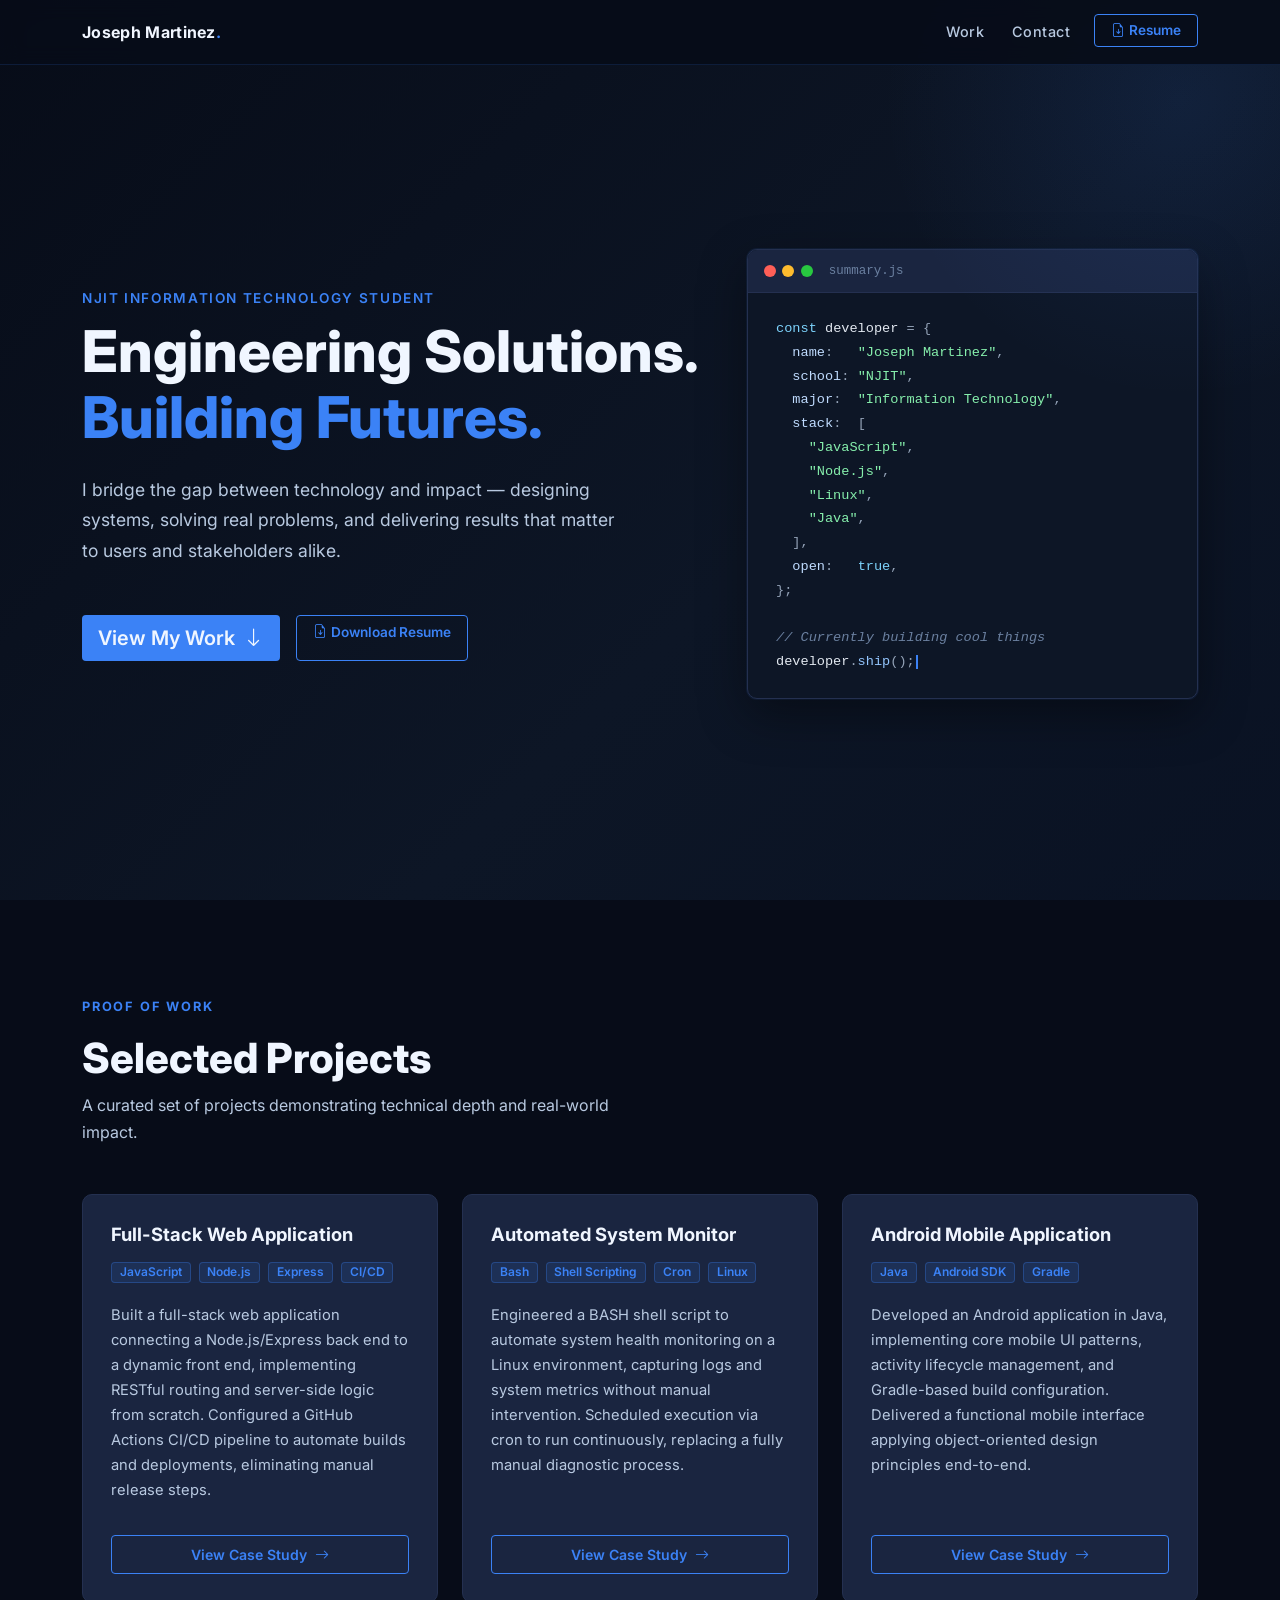
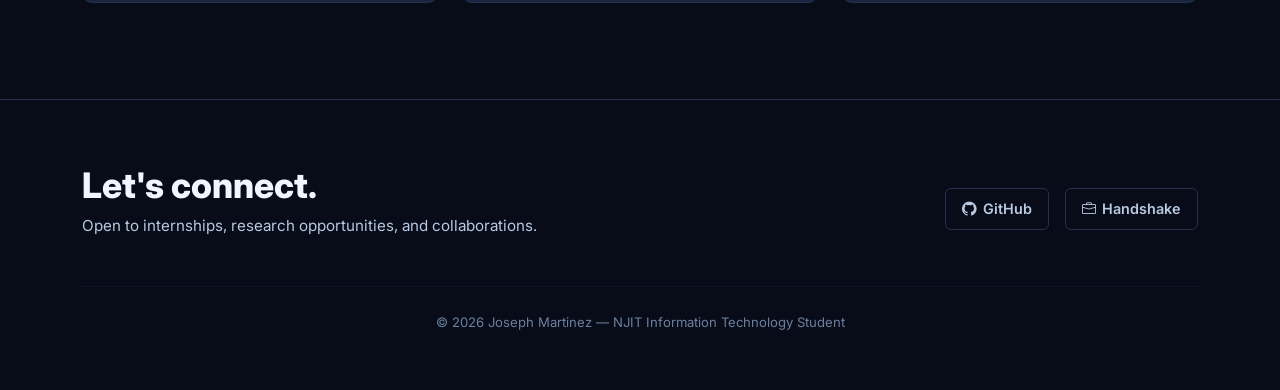
<file: docs/index.html>
<!doctype html>
<html lang="en">
  <head>
    <meta charset="UTF-8" />
    <meta name="viewport" content="width=device-width, initial-scale=1.0" />
    <meta
      name="description"
      content="Joseph Martinez — NJIT Information Technology Student. Portfolio, projects, and professional profile."
    />
    <meta
      name="keywords"
      content="Joseph Martinez, NJIT, Information Technology Student, IT Portfolio, New Jersey Institute of Technology"
    />
    <meta name="author" content="Joseph Martinez" />
    <meta property="og:title" content="Joseph Martinez | NJIT IT Student" />
    <meta
      property="og:description"
      content="Portfolio of Joseph Martinez — NJIT Information Technology Student building scalable solutions."
    />
    <meta property="og:type" content="website" />
    <title>Joseph Martinez | NJIT IT Student</title>

    <!-- Google Fonts -->
    <link rel="preconnect" href="https://fonts.googleapis.com" />
    <link rel="preconnect" href="https://fonts.gstatic.com" crossorigin />
    <link
      href="https://fonts.googleapis.com/css2?family=Inter:wght@300;400;500;600;700;800&display=swap"
      rel="stylesheet"
    />

    <!-- Bootstrap 5 CSS -->
    <link
      href="https://cdn.jsdelivr.net/npm/bootstrap@5.3.3/dist/css/bootstrap.min.css"
      rel="stylesheet"
    />

    <!-- Bootstrap Icons -->
    <link
      href="https://cdn.jsdelivr.net/npm/bootstrap-icons@1.11.3/font/bootstrap-icons.min.css"
      rel="stylesheet"
    />

    <!-- Custom Styles -->
    <link rel="stylesheet" href="assets/css/styles.css" />
  </head>
  <body data-bs-spy="scroll" data-bs-target="#mainNav" data-bs-offset="70">
    <!-- ===================== NAV ===================== -->
    <nav id="mainNav" class="navbar navbar-expand-lg navbar-dark fixed-top">
      <div class="container">
        <a class="navbar-brand fw-bold" href="#hero"
          >Joseph Martinez<span class="text-accent">.</span></a
        >
        <button
          class="navbar-toggler"
          type="button"
          data-bs-toggle="collapse"
          data-bs-target="#navMenu"
          aria-controls="navMenu"
          aria-expanded="false"
          aria-label="Toggle navigation"
        >
          <span class="navbar-toggler-icon"></span>
        </button>
        <div class="collapse navbar-collapse" id="navMenu">
          <ul class="navbar-nav ms-auto gap-lg-1">
            <li class="nav-item">
              <a class="nav-link" href="#portfolio">Work</a>
            </li>
            <li class="nav-item">
              <a class="nav-link" href="#contact">Contact</a>
            </li>
            <li class="nav-item ms-lg-2">
              <a
                class="btn btn-outline-accent btn-sm"
                href="resume/Joseph-Martinez-Resume-2026.pdf"
                target="_blank"
                rel="noopener"
              >
                <i class="bi bi-file-earmark-arrow-down me-1"></i>Resume
              </a>
            </li>
          </ul>
        </div>
      </div>
    </nav>

    <!-- ===================== HERO ===================== -->
    <section id="hero" class="hero-section d-flex align-items-center">
      <div class="container">
        <div class="row align-items-center gy-5">
          <div class="col-lg-7 order-2 order-lg-1">
            <p class="hero-eyebrow text-accent mb-2">
              NJIT Information Technology Student
            </p>
            <h1 class="hero-headline mb-4">
              Engineering Solutions.<br />
              <span class="text-accent">Building Futures.</span>
            </h1>
            <p class="hero-sub mb-5">
              I bridge the gap between technology and impact — designing
              systems, solving real problems, and delivering results that matter
              to users and stakeholders alike.
            </p>
            <div class="d-flex flex-wrap gap-3">
              <a href="#portfolio" class="btn btn-accent btn-lg">
                View My Work <i class="bi bi-arrow-down ms-1"></i>
              </a>
              <a
                href="resume/Joseph-Martinez-Resume-2026.pdf"
                target="_blank"
                rel="noopener"
                class="btn btn-outline-accent btn-lg"
              >
                <i class="bi bi-file-earmark-arrow-down me-1"></i>Download
                Resume
              </a>
            </div>
          </div>
          <div class="col-lg-5 order-1 order-lg-2">
            <div class="code-window">
              <div class="code-window-bar">
                <span class="code-dot dot-red"></span>
                <span class="code-dot dot-yellow"></span>
                <span class="code-dot dot-green"></span>
                <span class="code-window-title">summary.js</span>
              </div>
              <div class="code-body">
                <pre><code><span class="c-keyword">const</span> <span class="c-var">developer</span> <span class="c-op">=</span> <span class="c-punct">{</span>
  <span class="c-key">name</span><span class="c-punct">:</span>   <span class="c-str">"Joseph Martinez"</span><span class="c-punct">,</span>
  <span class="c-key">school</span><span class="c-punct">:</span> <span class="c-str">"NJIT"</span><span class="c-punct">,</span>
  <span class="c-key">major</span><span class="c-punct">:</span>  <span class="c-str">"Information Technology"</span><span class="c-punct">,</span>
  <span class="c-key">stack</span><span class="c-punct">:</span>  <span class="c-punct">[</span>
    <span class="c-str">"JavaScript"</span><span class="c-punct">,</span>
    <span class="c-str">"Node.js"</span><span class="c-punct">,</span>
    <span class="c-str">"Linux"</span><span class="c-punct">,</span>
    <span class="c-str">"Java"</span><span class="c-punct">,</span>
  <span class="c-punct">],</span>
  <span class="c-key">open</span><span class="c-punct">:</span>   <span class="c-keyword">true</span><span class="c-punct">,</span>
<span class="c-punct">};</span>

<span class="c-comment">// Currently building cool things</span>
<span class="c-var">developer</span><span class="c-punct">.</span><span class="c-fn">ship</span><span class="c-punct">();</span><span class="c-cursor"></span>
</code></pre>
              </div>
            </div>
          </div>
        </div>
      </div>
    </section>

    <!-- ===================== PORTFOLIO ===================== -->
    <section id="portfolio" class="section-wrapper">
      <div class="container">
        <div class="section-header mb-5">
          <p class="section-eyebrow text-accent">Proof of Work</p>
          <h2 class="section-title">Selected Projects</h2>
          <p class="section-sub">
            A curated set of projects demonstrating technical depth and
            real-world impact.
          </p>
        </div>

        <div class="row g-4">
          <!-- Project Card 1 — InternetApp-Assignment3 -->
          <div class="col-md-6 col-xl-4">
            <div class="project-card h-100 d-flex flex-column">
              <div class="project-card-body flex-grow-1">
                <h3 class="project-title">Full-Stack Web Application</h3>
                <div class="tech-tags mb-3">
                  <span class="badge badge-tech">JavaScript</span>
                  <span class="badge badge-tech">Node.js</span>
                  <span class="badge badge-tech">Express</span>
                  <span class="badge badge-tech">CI/CD</span>
                </div>
                <p class="project-impact">
                  Built a full-stack web application connecting a
                  Node.js/Express back end to a dynamic front end, implementing
                  RESTful routing and server-side logic from scratch. Configured
                  a GitHub Actions CI/CD pipeline to automate builds and
                  deployments, eliminating manual release steps.
                </p>
              </div>
              <div class="project-card-footer mt-3">
                <a
                  href="case-studies/project-1.html"
                  class="btn btn-accent-outline w-100"
                >
                  View Case Study <i class="bi bi-arrow-right ms-1"></i>
                </a>
              </div>
            </div>
          </div>

          <!-- Project Card 2 — IT-340-Lab_4 -->
          <div class="col-md-6 col-xl-4">
            <div class="project-card h-100 d-flex flex-column">
              <div class="project-card-body flex-grow-1">
                <h3 class="project-title">Automated System Monitor</h3>
                <div class="tech-tags mb-3">
                  <span class="badge badge-tech">Bash</span>
                  <span class="badge badge-tech">Shell Scripting</span>
                  <span class="badge badge-tech">Cron</span>
                  <span class="badge badge-tech">Linux</span>
                </div>
                <p class="project-impact">
                  Engineered a BASH shell script to automate system health
                  monitoring on a Linux environment, capturing logs and system
                  metrics without manual intervention. Scheduled execution via
                  cron to run continuously, replacing a fully manual diagnostic
                  process.
                </p>
              </div>
              <div class="project-card-footer mt-3">
                <a
                  href="case-studies/project-2.html"
                  class="btn btn-accent-outline w-100"
                >
                  View Case Study <i class="bi bi-arrow-right ms-1"></i>
                </a>
              </div>
            </div>
          </div>

          <!-- Project Card 3 — IT114-Project1 -->
          <div class="col-md-6 col-xl-4">
            <div class="project-card h-100 d-flex flex-column">
              <div class="project-card-body flex-grow-1">
                <h3 class="project-title">Android Mobile Application</h3>
                <div class="tech-tags mb-3">
                  <span class="badge badge-tech">Java</span>
                  <span class="badge badge-tech">Android SDK</span>
                  <span class="badge badge-tech">Gradle</span>
                </div>
                <p class="project-impact">
                  Developed an Android application in Java, implementing core
                  mobile UI patterns, activity lifecycle management, and
                  Gradle-based build configuration. Delivered a functional
                  mobile interface applying object-oriented design principles
                  end-to-end.
                </p>
              </div>
              <div class="project-card-footer mt-3">
                <a
                  href="case-studies/project-3.html"
                  class="btn btn-accent-outline w-100"
                >
                  View Case Study <i class="bi bi-arrow-right ms-1"></i>
                </a>
              </div>
            </div>
          </div>
        </div>
      </div>
    </section>

    <!-- ===================== FOOTER / CONTACT ===================== -->
    <footer id="contact" class="footer-section">
      <div class="container">
        <div class="row align-items-center gy-4">
          <div class="col-lg-6">
            <h2 class="footer-cta">Let's connect.</h2>
            <p class="footer-sub">
              Open to internships, research opportunities, and collaborations.
            </p>
          </div>
          <div class="col-lg-6 text-lg-end">
            <div
              class="social-links d-flex flex-wrap gap-3 justify-content-lg-end"
            >
              <a
                href="https://github.com/joey33o"
                target="_blank"
                rel="noopener"
                class="social-link"
                aria-label="GitHub"
              >
                <i class="bi bi-github"></i> GitHub
              </a>
              <a
                href="https://njit.joinhandshake.com/profiles/nckw56"
                target="_blank"
                rel="noopener"
                class="social-link"
                aria-label="Handshake"
              >
                <i class="bi bi-briefcase"></i> Handshake
              </a>
            </div>
          </div>
        </div>
        <hr class="footer-divider" />
        <p class="footer-copy text-center">
          &copy; 2026 Joseph Martinez &mdash; NJIT Information Technology
          Student
        </p>
      </div>
    </footer>

    <!-- Bootstrap 5 JS -->
    <script src="https://cdn.jsdelivr.net/npm/bootstrap@5.3.3/dist/js/bootstrap.bundle.min.js"></script>
    <!-- Custom JS -->
    <script src="assets/js/main.js"></script>
  </body>
</html>
</file>
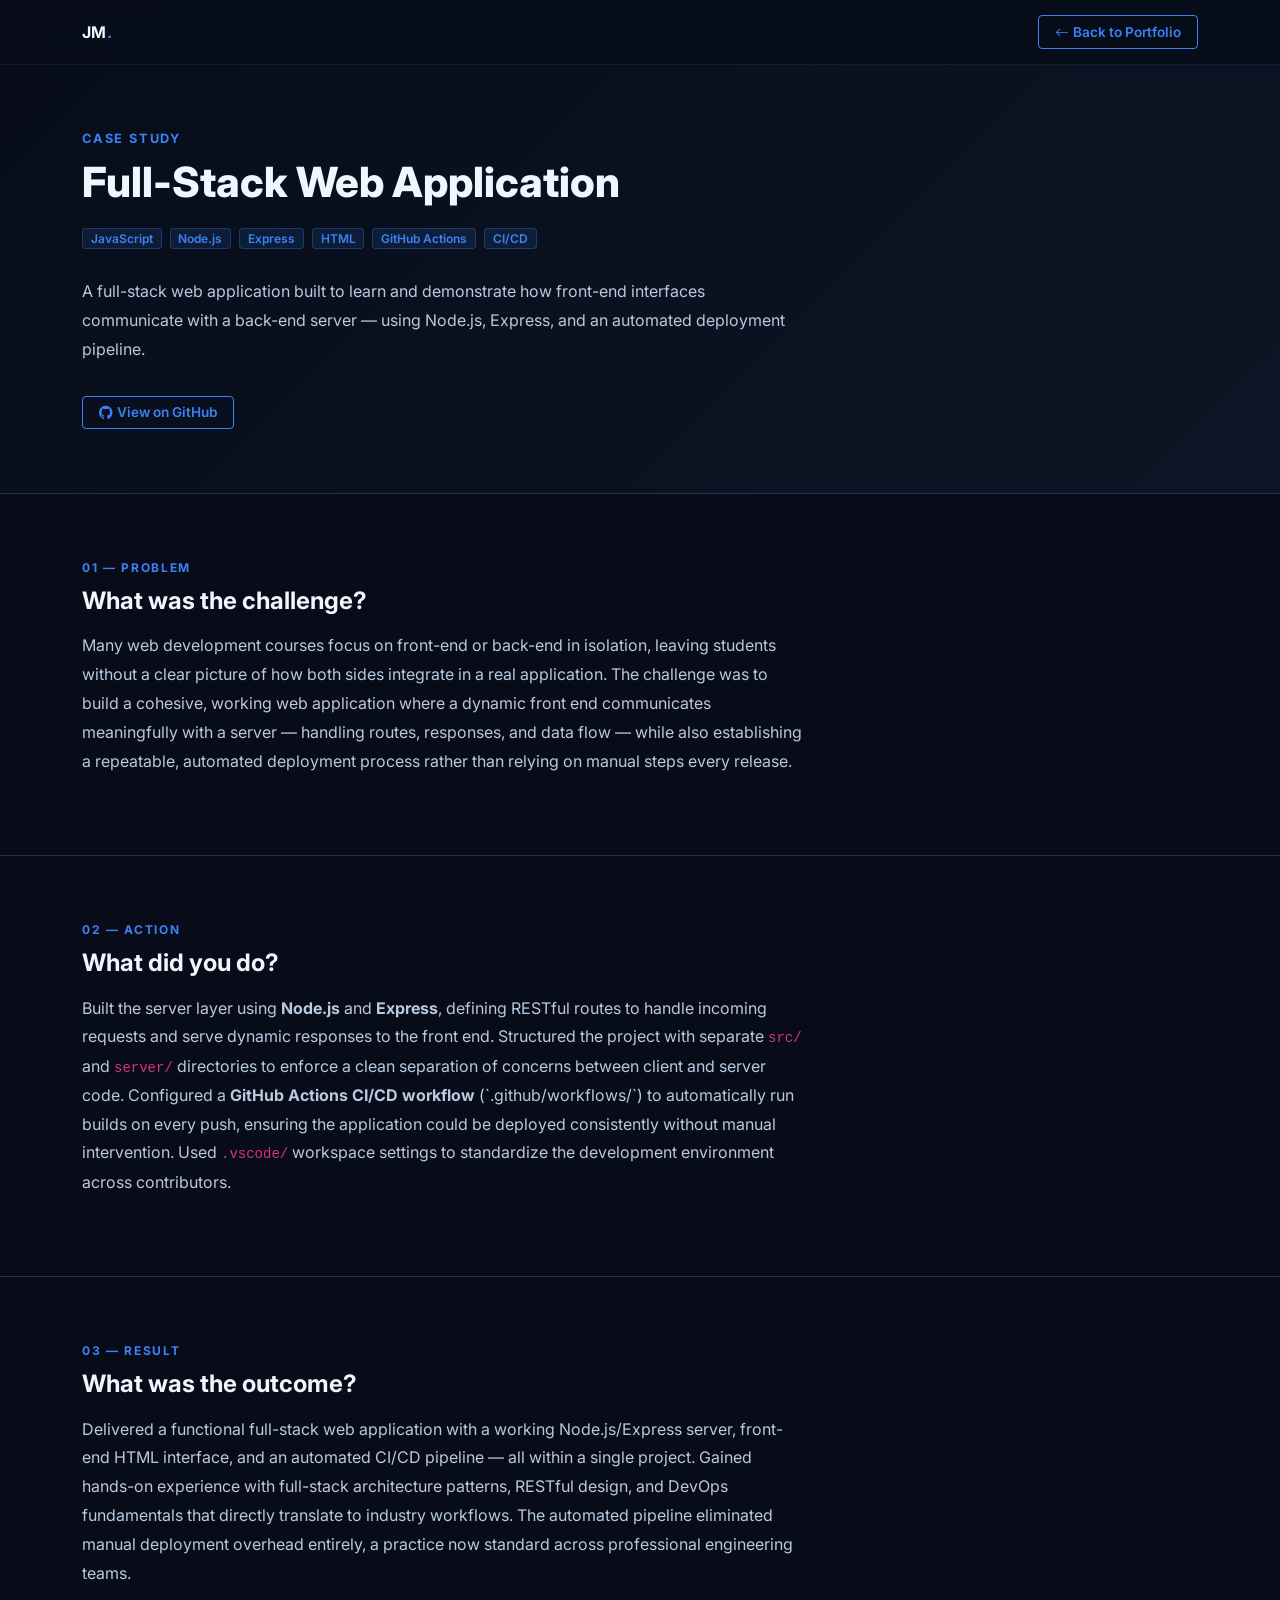
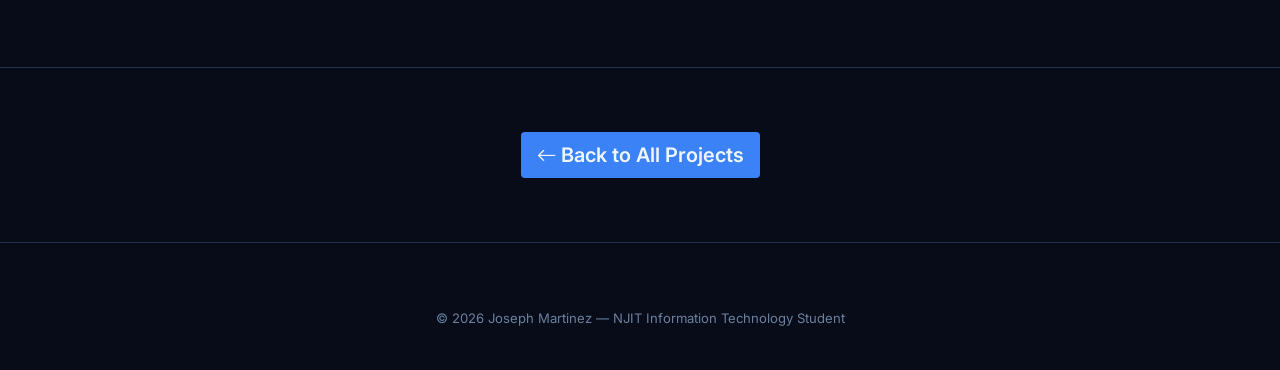
<file: docs/case-studies/project-1.html>
<!doctype html>
<html lang="en">
  <head>
    <meta charset="UTF-8" />
    <meta name="viewport" content="width=device-width, initial-scale=1.0" />
    <meta
      name="description"
      content="Case Study: Full-Stack Web Application — Joseph Martinez, NJIT IT Student."
    />
    <meta name="author" content="Joseph Martinez" />
    <title>Full-Stack Web App | Joseph Martinez</title>

    <!-- Google Fonts -->
    <link rel="preconnect" href="https://fonts.googleapis.com" />
    <link rel="preconnect" href="https://fonts.gstatic.com" crossorigin />
    <link
      href="https://fonts.googleapis.com/css2?family=Inter:wght@300;400;500;600;700;800&display=swap"
      rel="stylesheet"
    />

    <!-- Bootstrap 5 CSS -->
    <link
      href="https://cdn.jsdelivr.net/npm/bootstrap@5.3.3/dist/css/bootstrap.min.css"
      rel="stylesheet"
    />

    <!-- Bootstrap Icons -->
    <link
      href="https://cdn.jsdelivr.net/npm/bootstrap-icons@1.11.3/font/bootstrap-icons.min.css"
      rel="stylesheet"
    />

    <!-- Custom Styles -->
    <link rel="stylesheet" href="../assets/css/styles.css" />
  </head>
  <body>
    <!-- ===================== NAV ===================== -->
    <nav id="mainNav" class="navbar navbar-expand-lg navbar-dark fixed-top">
      <div class="container">
        <a class="navbar-brand fw-bold" href="../index.html"
          >JM<span class="text-accent">.</span></a
        >
        <div class="ms-auto">
          <a
            href="../index.html#portfolio"
            class="btn btn-outline-accent btn-sm"
          >
            <i class="bi bi-arrow-left me-1"></i>Back to Portfolio
          </a>
        </div>
      </div>
    </nav>

    <!-- ===================== CASE STUDY HERO ===================== -->
    <header class="cs-hero">
      <div class="container">
        <p class="section-eyebrow text-accent mb-2">Case Study</p>
        <h1 class="section-title mb-3">Full-Stack Web Application</h1>
        <div class="tech-tags mb-4">
          <span class="badge badge-tech">JavaScript</span>
          <span class="badge badge-tech">Node.js</span>
          <span class="badge badge-tech">Express</span>
          <span class="badge badge-tech">HTML</span>
          <span class="badge badge-tech">GitHub Actions</span>
          <span class="badge badge-tech">CI/CD</span>
        </div>
        <p class="cs-body">
          A full-stack web application built to learn and demonstrate how
          front-end interfaces communicate with a back-end server — using
          Node.js, Express, and an automated deployment pipeline.
        </p>
        <a
          href="https://github.com/joey33o/InternetApp-Assigment3"
          target="_blank"
          rel="noopener"
          class="btn btn-outline-accent mt-3"
        >
          <i class="bi bi-github me-1"></i>View on GitHub
        </a>
      </div>
    </header>

    <!-- ===================== PROBLEM ===================== -->
    <section class="cs-section">
      <div class="container">
        <p class="cs-label">01 — Problem</p>
        <h2 class="cs-heading">What was the challenge?</h2>
        <p class="cs-body">
          Many web development courses focus on front-end or back-end in
          isolation, leaving students without a clear picture of how both sides
          integrate in a real application. The challenge was to build a
          cohesive, working web application where a dynamic front end
          communicates meaningfully with a server — handling routes, responses,
          and data flow — while also establishing a repeatable, automated
          deployment process rather than relying on manual steps every release.
        </p>
      </div>
    </section>

    <!-- ===================== ACTION ===================== -->
    <section class="cs-section">
      <div class="container">
        <p class="cs-label">02 — Action</p>
        <h2 class="cs-heading">What did you do?</h2>
        <p class="cs-body">
          Built the server layer using <strong>Node.js</strong> and
          <strong>Express</strong>, defining RESTful routes to handle incoming
          requests and serve dynamic responses to the front end. Structured the
          project with separate <code>src/</code> and
          <code>server/</code> directories to enforce a clean separation of
          concerns between client and server code. Configured a
          <strong>GitHub Actions CI/CD workflow</strong> (`.github/workflows/`)
          to automatically run builds on every push, ensuring the application
          could be deployed consistently without manual intervention. Used
          <code>.vscode/</code> workspace settings to standardize the
          development environment across contributors.
        </p>
      </div>
    </section>

    <!-- ===================== RESULT ===================== -->
    <section class="cs-section">
      <div class="container">
        <p class="cs-label">03 — Result</p>
        <h2 class="cs-heading">What was the outcome?</h2>
        <p class="cs-body">
          Delivered a functional full-stack web application with a working
          Node.js/Express server, front-end HTML interface, and an automated
          CI/CD pipeline — all within a single project. Gained hands-on
          experience with full-stack architecture patterns, RESTful design, and
          DevOps fundamentals that directly translate to industry workflows. The
          automated pipeline eliminated manual deployment overhead entirely, a
          practice now standard across professional engineering teams.
        </p>
      </div>
    </section>

    <!-- ===================== BACK CTA ===================== -->
    <section class="cs-section">
      <div class="container text-center">
        <a href="../index.html#portfolio" class="btn btn-accent btn-lg">
          <i class="bi bi-arrow-left me-1"></i>Back to All Projects
        </a>
      </div>
    </section>

    <!-- ===================== FOOTER ===================== -->
    <footer class="footer-section">
      <div class="container">
        <p class="footer-copy text-center mb-0">
          &copy; 2026 Joseph Martinez &mdash; NJIT Information Technology
          Student
        </p>
      </div>
    </footer>

    <!-- Bootstrap 5 JS -->
    <script src="https://cdn.jsdelivr.net/npm/bootstrap@5.3.3/dist/js/bootstrap.bundle.min.js"></script>
    <script src="../assets/js/main.js"></script>
  </body>
</html>
</file>
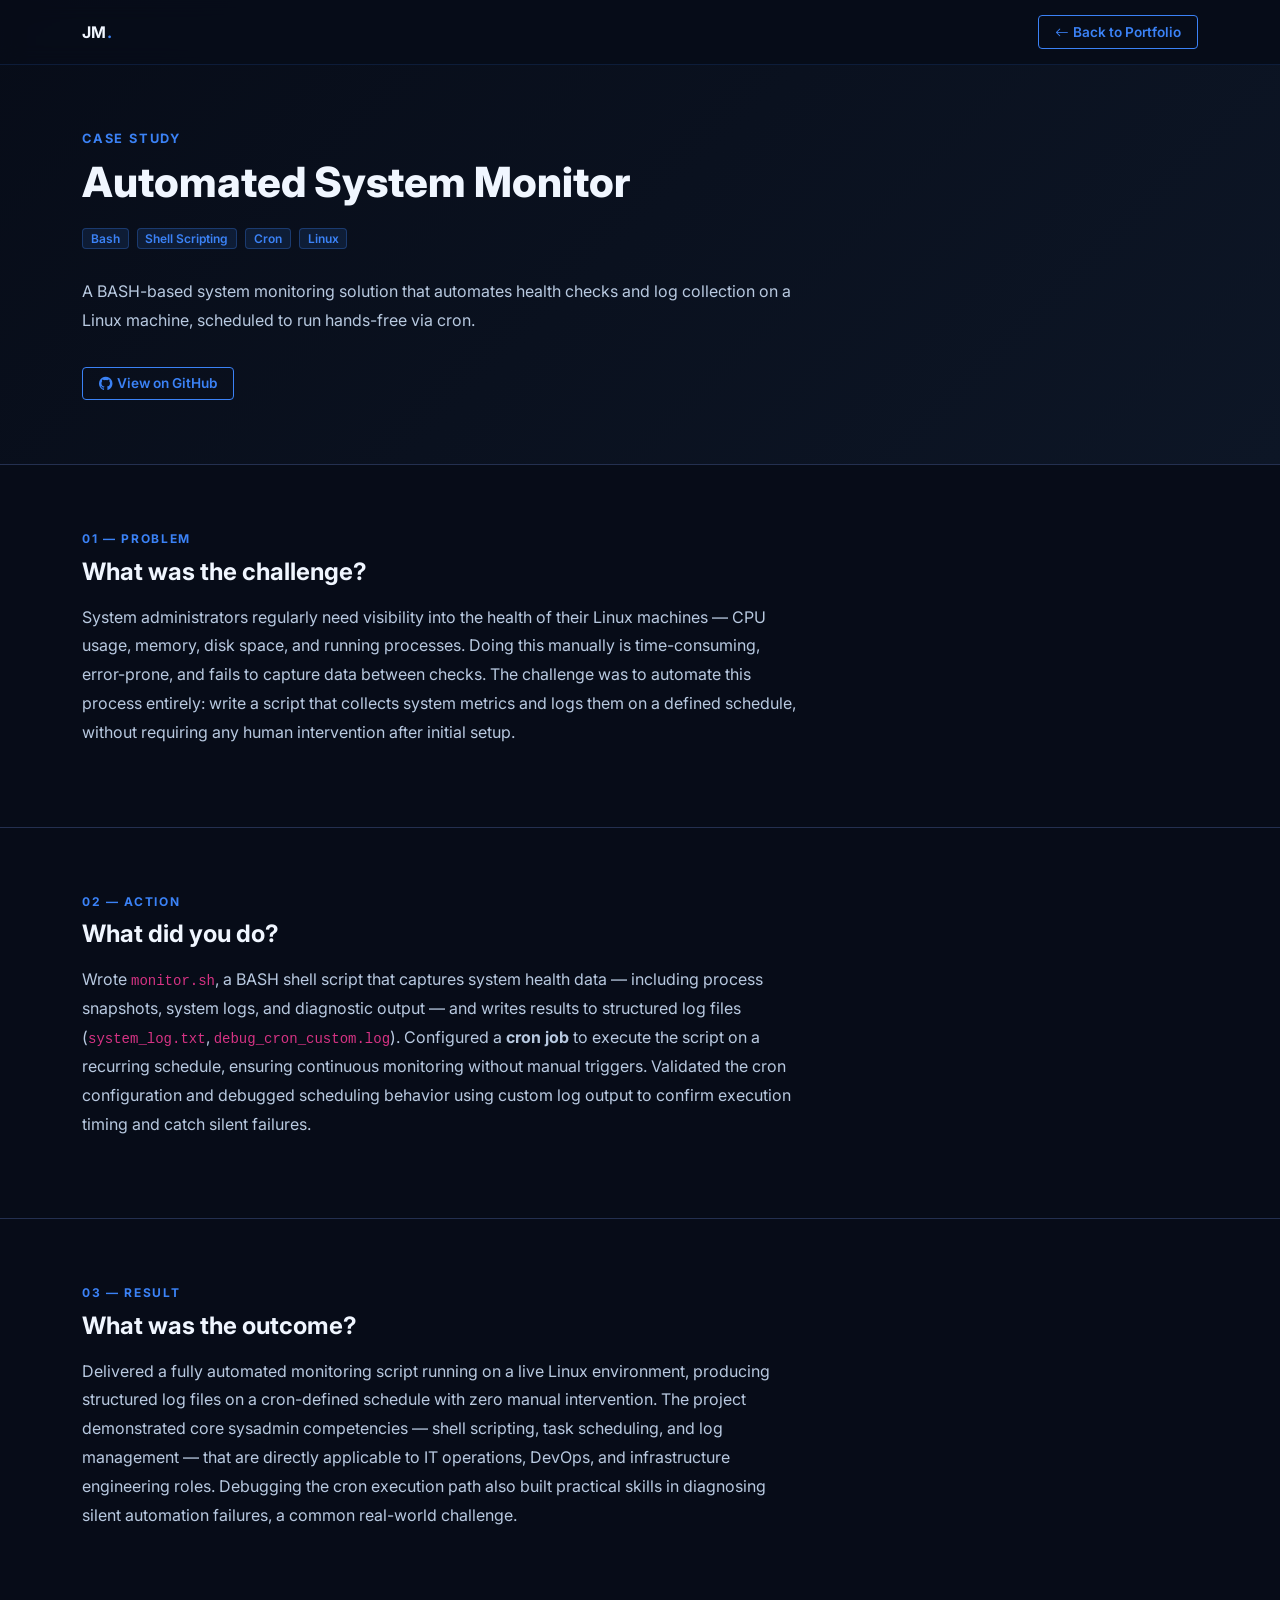
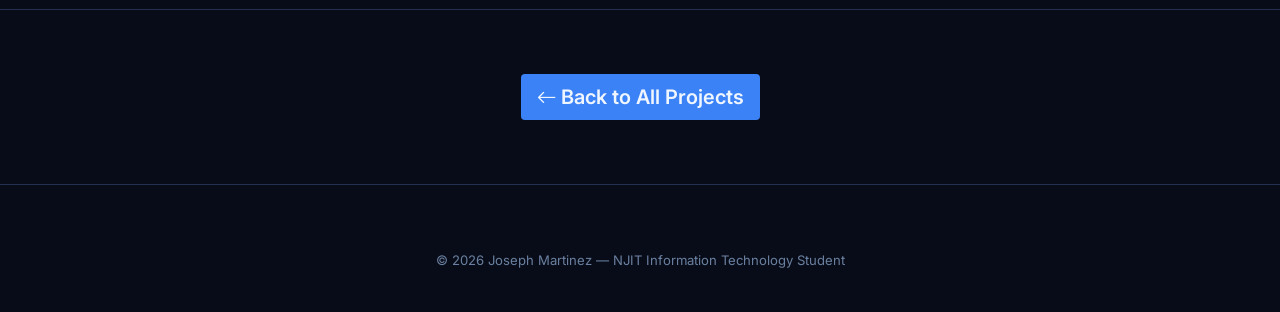
<file: docs/case-studies/project-2.html>
<!doctype html>
<html lang="en">
  <head>
    <meta charset="UTF-8" />
    <meta name="viewport" content="width=device-width, initial-scale=1.0" />
    <meta
      name="description"
      content="Case Study: Automated System Monitor — Joseph Martinez, NJIT IT Student."
    />
    <meta name="author" content="Joseph Martinez" />
    <title>Automated System Monitor | Joseph Martinez</title>

    <!-- Google Fonts -->
    <link rel="preconnect" href="https://fonts.googleapis.com" />
    <link rel="preconnect" href="https://fonts.gstatic.com" crossorigin />
    <link
      href="https://fonts.googleapis.com/css2?family=Inter:wght@300;400;500;600;700;800&display=swap"
      rel="stylesheet"
    />

    <!-- Bootstrap 5 CSS -->
    <link
      href="https://cdn.jsdelivr.net/npm/bootstrap@5.3.3/dist/css/bootstrap.min.css"
      rel="stylesheet"
    />

    <!-- Bootstrap Icons -->
    <link
      href="https://cdn.jsdelivr.net/npm/bootstrap-icons@1.11.3/font/bootstrap-icons.min.css"
      rel="stylesheet"
    />

    <!-- Custom Styles -->
    <link rel="stylesheet" href="../assets/css/styles.css" />
  </head>
  <body>
    <!-- ===================== NAV ===================== -->
    <nav id="mainNav" class="navbar navbar-expand-lg navbar-dark fixed-top">
      <div class="container">
        <a class="navbar-brand fw-bold" href="../index.html"
          >JM<span class="text-accent">.</span></a
        >
        <div class="ms-auto">
          <a
            href="../index.html#portfolio"
            class="btn btn-outline-accent btn-sm"
          >
            <i class="bi bi-arrow-left me-1"></i>Back to Portfolio
          </a>
        </div>
      </div>
    </nav>

    <!-- ===================== CASE STUDY HERO ===================== -->
    <header class="cs-hero">
      <div class="container">
        <p class="section-eyebrow text-accent mb-2">Case Study</p>
        <h1 class="section-title mb-3">Automated System Monitor</h1>
        <div class="tech-tags mb-4">
          <span class="badge badge-tech">Bash</span>
          <span class="badge badge-tech">Shell Scripting</span>
          <span class="badge badge-tech">Cron</span>
          <span class="badge badge-tech">Linux</span>
        </div>
        <p class="cs-body">
          A BASH-based system monitoring solution that automates health checks
          and log collection on a Linux machine, scheduled to run hands-free via
          cron.
        </p>
        <a
          href="https://github.com/joey33o/IT-340-Lab_4-remote"
          target="_blank"
          rel="noopener"
          class="btn btn-outline-accent mt-3"
        >
          <i class="bi bi-github me-1"></i>View on GitHub
        </a>
      </div>
    </header>

    <!-- ===================== PROBLEM ===================== -->
    <section class="cs-section">
      <div class="container">
        <p class="cs-label">01 — Problem</p>
        <h2 class="cs-heading">What was the challenge?</h2>
        <p class="cs-body">
          System administrators regularly need visibility into the health of
          their Linux machines — CPU usage, memory, disk space, and running
          processes. Doing this manually is time-consuming, error-prone, and
          fails to capture data between checks. The challenge was to automate
          this process entirely: write a script that collects system metrics and
          logs them on a defined schedule, without requiring any human
          intervention after initial setup.
        </p>
      </div>
    </section>

    <!-- ===================== ACTION ===================== -->
    <section class="cs-section">
      <div class="container">
        <p class="cs-label">02 — Action</p>
        <h2 class="cs-heading">What did you do?</h2>
        <p class="cs-body">
          Wrote <code>monitor.sh</code>, a BASH shell script that captures
          system health data — including process snapshots, system logs, and
          diagnostic output — and writes results to structured log files
          (<code>system_log.txt</code>, <code>debug_cron_custom.log</code>).
          Configured a <strong>cron job</strong> to execute the script on a
          recurring schedule, ensuring continuous monitoring without manual
          triggers. Validated the cron configuration and debugged scheduling
          behavior using custom log output to confirm execution timing and catch
          silent failures.
        </p>
      </div>
    </section>

    <!-- ===================== RESULT ===================== -->
    <section class="cs-section">
      <div class="container">
        <p class="cs-label">03 — Result</p>
        <h2 class="cs-heading">What was the outcome?</h2>
        <p class="cs-body">
          Delivered a fully automated monitoring script running on a live Linux
          environment, producing structured log files on a cron-defined schedule
          with zero manual intervention. The project demonstrated core sysadmin
          competencies — shell scripting, task scheduling, and log management —
          that are directly applicable to IT operations, DevOps, and
          infrastructure engineering roles. Debugging the cron execution path
          also built practical skills in diagnosing silent automation failures,
          a common real-world challenge.
        </p>
      </div>
    </section>

    <!-- ===================== BACK CTA ===================== -->
    <section class="cs-section">
      <div class="container text-center">
        <a href="../index.html#portfolio" class="btn btn-accent btn-lg">
          <i class="bi bi-arrow-left me-1"></i>Back to All Projects
        </a>
      </div>
    </section>

    <!-- ===================== FOOTER ===================== -->
    <footer class="footer-section">
      <div class="container">
        <p class="footer-copy text-center mb-0">
          &copy; 2026 Joseph Martinez &mdash; NJIT Information Technology
          Student
        </p>
      </div>
    </footer>

    <!-- Bootstrap 5 JS -->
    <script src="https://cdn.jsdelivr.net/npm/bootstrap@5.3.3/dist/js/bootstrap.bundle.min.js"></script>
    <script src="../assets/js/main.js"></script>
  </body>
</html>
</file>
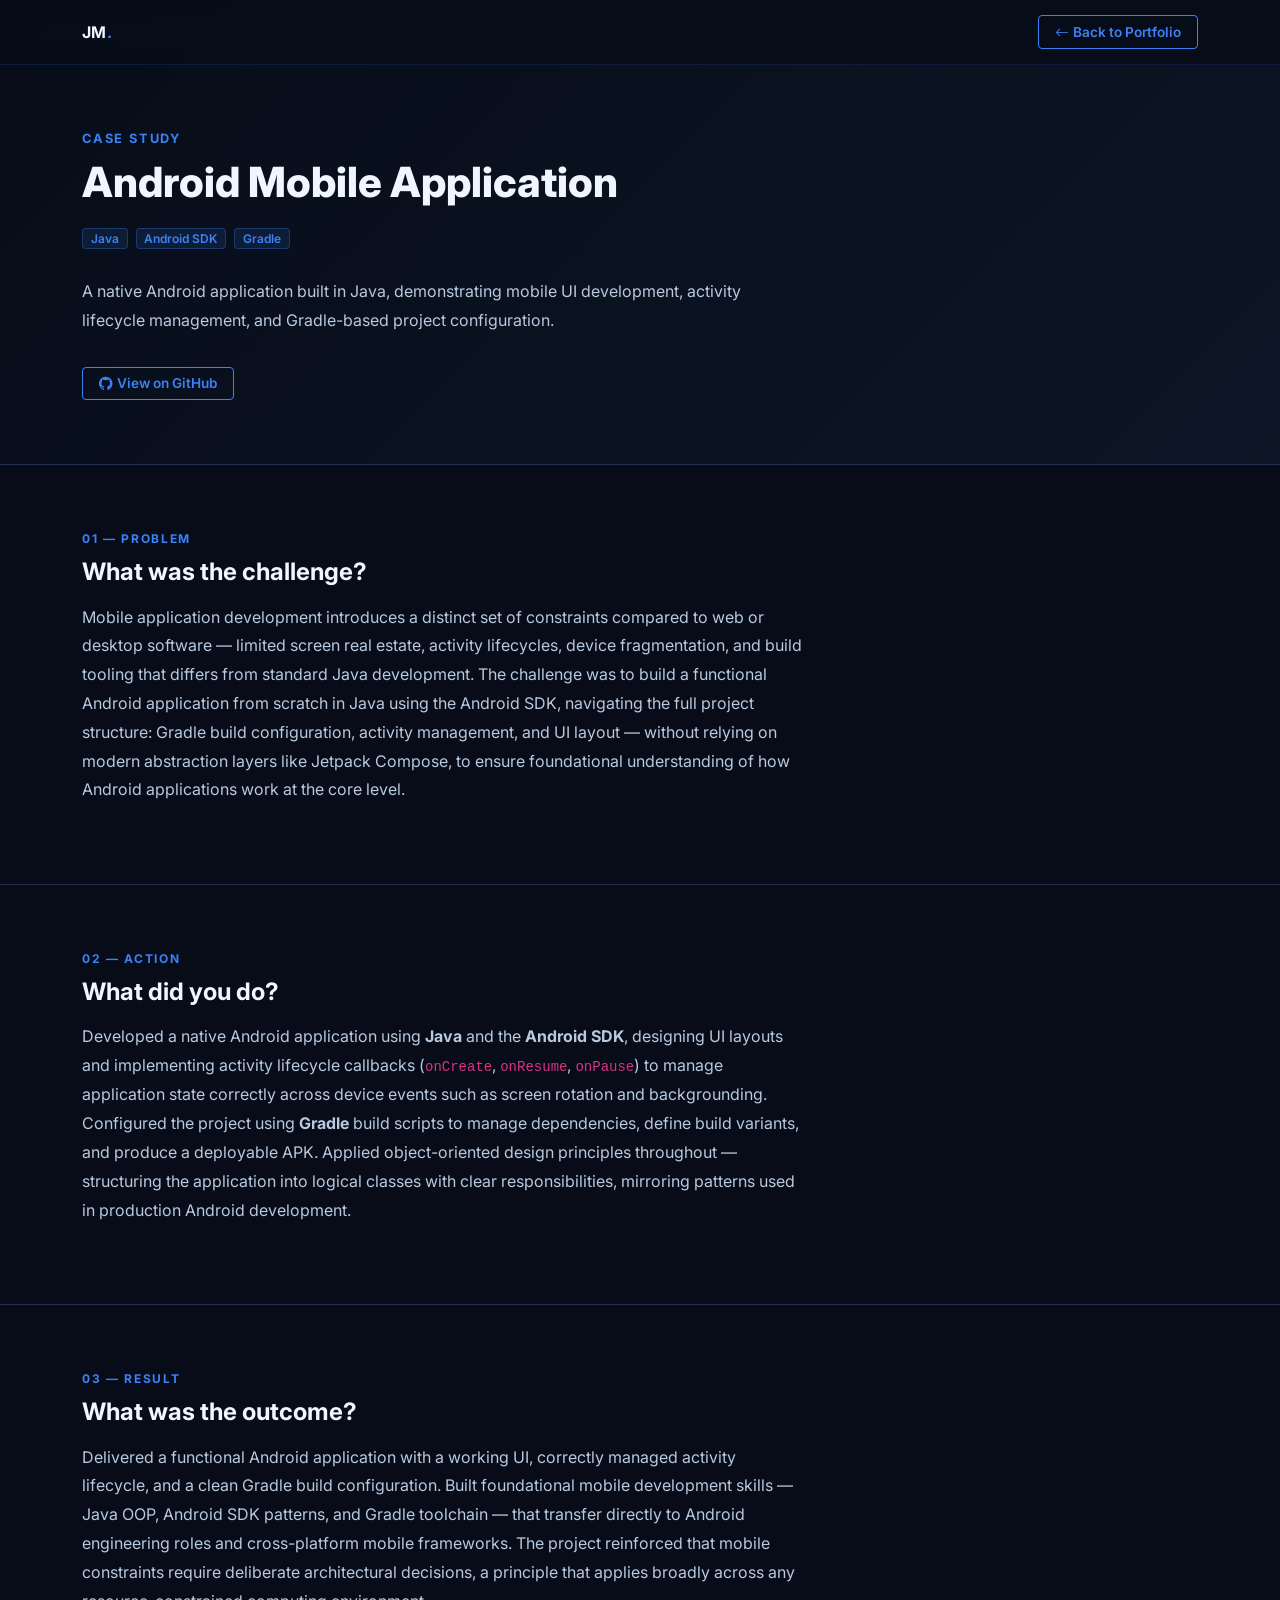
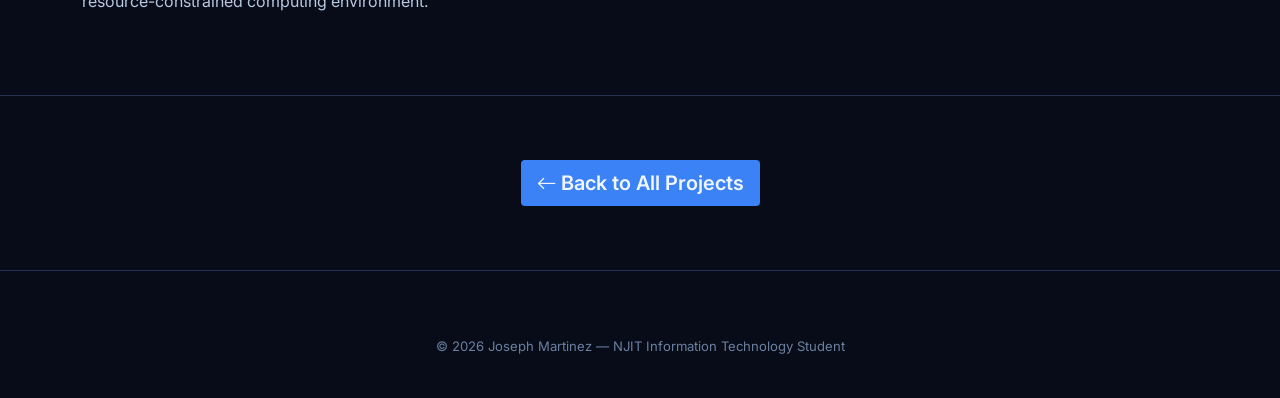
<file: docs/case-studies/project-3.html>
<!doctype html>
<html lang="en">
  <head>
    <meta charset="UTF-8" />
    <meta name="viewport" content="width=device-width, initial-scale=1.0" />
    <meta
      name="description"
      content="Case Study: Android Mobile Application — Joseph Martinez, NJIT IT Student."
    />
    <meta name="author" content="Joseph Martinez" />
    <title>Android Mobile App | Joseph Martinez</title>

    <!-- Google Fonts -->
    <link rel="preconnect" href="https://fonts.googleapis.com" />
    <link rel="preconnect" href="https://fonts.gstatic.com" crossorigin />
    <link
      href="https://fonts.googleapis.com/css2?family=Inter:wght@300;400;500;600;700;800&display=swap"
      rel="stylesheet"
    />

    <!-- Bootstrap 5 CSS -->
    <link
      href="https://cdn.jsdelivr.net/npm/bootstrap@5.3.3/dist/css/bootstrap.min.css"
      rel="stylesheet"
    />

    <!-- Bootstrap Icons -->
    <link
      href="https://cdn.jsdelivr.net/npm/bootstrap-icons@1.11.3/font/bootstrap-icons.min.css"
      rel="stylesheet"
    />

    <!-- Custom Styles -->
    <link rel="stylesheet" href="../assets/css/styles.css" />
  </head>
  <body>
    <!-- ===================== NAV ===================== -->
    <nav id="mainNav" class="navbar navbar-expand-lg navbar-dark fixed-top">
      <div class="container">
        <a class="navbar-brand fw-bold" href="../index.html"
          >JM<span class="text-accent">.</span></a
        >
        <div class="ms-auto">
          <a
            href="../index.html#portfolio"
            class="btn btn-outline-accent btn-sm"
          >
            <i class="bi bi-arrow-left me-1"></i>Back to Portfolio
          </a>
        </div>
      </div>
    </nav>

    <!-- ===================== CASE STUDY HERO ===================== -->
    <header class="cs-hero">
      <div class="container">
        <p class="section-eyebrow text-accent mb-2">Case Study</p>
        <h1 class="section-title mb-3">Android Mobile Application</h1>
        <div class="tech-tags mb-4">
          <span class="badge badge-tech">Java</span>
          <span class="badge badge-tech">Android SDK</span>
          <span class="badge badge-tech">Gradle</span>
        </div>
        <p class="cs-body">
          A native Android application built in Java, demonstrating mobile UI
          development, activity lifecycle management, and Gradle-based project
          configuration.
        </p>
        <a
          href="https://github.com/joey33o/IT114-Project1-JosephMartinez"
          target="_blank"
          rel="noopener"
          class="btn btn-outline-accent mt-3"
        >
          <i class="bi bi-github me-1"></i>View on GitHub
        </a>
      </div>
    </header>

    <!-- ===================== PROBLEM ===================== -->
    <section class="cs-section">
      <div class="container">
        <p class="cs-label">01 — Problem</p>
        <h2 class="cs-heading">What was the challenge?</h2>
        <p class="cs-body">
          Mobile application development introduces a distinct set of
          constraints compared to web or desktop software — limited screen real
          estate, activity lifecycles, device fragmentation, and build tooling
          that differs from standard Java development. The challenge was to
          build a functional Android application from scratch in Java using the
          Android SDK, navigating the full project structure: Gradle build
          configuration, activity management, and UI layout — without relying on
          modern abstraction layers like Jetpack Compose, to ensure foundational
          understanding of how Android applications work at the core level.
        </p>
      </div>
    </section>

    <!-- ===================== ACTION ===================== -->
    <section class="cs-section">
      <div class="container">
        <p class="cs-label">02 — Action</p>
        <h2 class="cs-heading">What did you do?</h2>
        <p class="cs-body">
          Developed a native Android application using <strong>Java</strong> and
          the <strong>Android SDK</strong>, designing UI layouts and
          implementing activity lifecycle callbacks (<code>onCreate</code>,
          <code>onResume</code>, <code>onPause</code>) to manage application
          state correctly across device events such as screen rotation and
          backgrounding. Configured the project using
          <strong>Gradle</strong> build scripts to manage dependencies, define
          build variants, and produce a deployable APK. Applied object-oriented
          design principles throughout — structuring the application into
          logical classes with clear responsibilities, mirroring patterns used
          in production Android development.
        </p>
      </div>
    </section>

    <!-- ===================== RESULT ===================== -->
    <section class="cs-section">
      <div class="container">
        <p class="cs-label">03 — Result</p>
        <h2 class="cs-heading">What was the outcome?</h2>
        <p class="cs-body">
          Delivered a functional Android application with a working UI,
          correctly managed activity lifecycle, and a clean Gradle build
          configuration. Built foundational mobile development skills — Java
          OOP, Android SDK patterns, and Gradle toolchain — that transfer
          directly to Android engineering roles and cross-platform mobile
          frameworks. The project reinforced that mobile constraints require
          deliberate architectural decisions, a principle that applies broadly
          across any resource-constrained computing environment.
        </p>
      </div>
    </section>

    <!-- ===================== BACK CTA ===================== -->
    <section class="cs-section">
      <div class="container text-center">
        <a href="../index.html#portfolio" class="btn btn-accent btn-lg">
          <i class="bi bi-arrow-left me-1"></i>Back to All Projects
        </a>
      </div>
    </section>

    <!-- ===================== FOOTER ===================== -->
    <footer class="footer-section">
      <div class="container">
        <p class="footer-copy text-center mb-0">
          &copy; 2026 Joseph Martinez &mdash; NJIT Information Technology
          Student
        </p>
      </div>
    </footer>

    <!-- Bootstrap 5 JS -->
    <script src="https://cdn.jsdelivr.net/npm/bootstrap@5.3.3/dist/js/bootstrap.bundle.min.js"></script>
    <script src="../assets/js/main.js"></script>
  </body>
</html>
</file>
<file: docs/assets/css/styles.css>
/* =============================================
   Portfolio — styles.css
   Palette: Blue #3B82F6 | Navy #070c18 | Cool White #f0f6ff
   ============================================= */

/* --- Variables --- */
:root {
  --primary: #3b82f6;
  --primary-dim: #2563eb;
  --primary-glow: rgba(59, 130, 246, 0.15);
  --bg-900: #070c18;
  --bg-800: #0d1626;
  --bg-700: #1a2540;
  --bg-600: #243050;
  --text-400: #6b80a0;
  --text-200: #b8c9e0;
  --white: #f0f6ff;
  --font-main: "Inter", sans-serif;
  --transition: 0.25s ease;
}

/* --- Global --- */
*,
*::before,
*::after {
  box-sizing: border-box;
}

html {
  scroll-behavior: smooth;
}

body {
  font-family: var(--font-main);
  background-color: var(--bg-900);
  color: var(--white);
  line-height: 1.7;
  -webkit-font-smoothing: antialiased;
}

.text-accent {
  color: var(--primary) !important;
}

/* --- Nav --- */
.navbar {
  background-color: rgba(7, 12, 24, 0.92);
  backdrop-filter: blur(10px);
  -webkit-backdrop-filter: blur(10px);
  border-bottom: 1px solid rgba(59, 130, 246, 0.15);
  padding-top: 0.85rem;
  padding-bottom: 0.85rem;
  transition: background-color var(--transition);
}

.navbar-brand {
  font-size: 1.4rem;
  letter-spacing: 0.04em;
  color: var(--white) !important;
}

.nav-link {
  color: var(--text-200) !important;
  font-size: 0.9rem;
  font-weight: 500;
  letter-spacing: 0.03em;
  padding: 0.4rem 0.75rem !important;
  transition: color var(--transition);
}

.nav-link:hover,
.nav-link.active {
  color: var(--primary) !important;
}

.btn-outline-accent {
  border: 1.5px solid var(--primary);
  color: var(--primary);
  background: transparent;
  font-size: 0.85rem;
  font-weight: 600;
  padding: 0.35rem 1rem;
  border-radius: 4px;
  transition:
    background-color var(--transition),
    color var(--transition);
}

.btn-outline-accent:hover {
  background-color: var(--primary);
  color: var(--white);
}

/* --- Hero --- */
.hero-section {
  min-height: 100vh;
  padding: 8rem 0 5rem;
  background: linear-gradient(
    135deg,
    var(--bg-900) 0%,
    var(--bg-800) 60%,
    rgba(59, 130, 246, 0.05) 100%
  );
  position: relative;
  overflow: hidden;
}

.hero-section::before {
  content: "";
  position: absolute;
  top: -200px;
  right: -200px;
  width: 600px;
  height: 600px;
  background: radial-gradient(
    circle,
    rgba(59, 130, 246, 0.1) 0%,
    transparent 70%
  );
  pointer-events: none;
}

.hero-eyebrow {
  font-size: 0.85rem;
  font-weight: 600;
  letter-spacing: 0.12em;
  text-transform: uppercase;
}

.hero-headline {
  font-size: clamp(2.2rem, 5vw, 3.6rem);
  font-weight: 800;
  line-height: 1.15;
  color: var(--white);
}

.hero-sub {
  font-size: 1.1rem;
  color: var(--text-200);
  max-width: 540px;
  line-height: 1.75;
}

.btn-accent {
  background-color: var(--primary);
  color: var(--white);
  border: none;
  font-weight: 600;
  border-radius: 4px;
  transition:
    background-color var(--transition),
    transform var(--transition);
}

.btn-accent:hover {
  background-color: var(--primary-dim);
  color: var(--white);
  transform: translateY(-1px);
}

/* Headshot */
.headshot-wrapper {
  width: 280px;
  height: 280px;
  border-radius: 50%;
  border: 3px solid var(--primary);
  padding: 5px;
  background: var(--bg-800);
  box-shadow: 0 0 40px rgba(59, 130, 246, 0.2);
}

.headshot-img {
  width: 100%;
  height: 100%;
  border-radius: 50%;
  object-fit: cover;
  display: block;
}

@media (max-width: 991px) {
  .headshot-wrapper {
    width: 200px;
    height: 200px;
  }
}

/* --- Section Shared --- */
.section-wrapper {
  padding: 6rem 0;
}

.section-dark {
  background-color: var(--bg-800);
}

.section-eyebrow {
  font-size: 0.8rem;
  font-weight: 700;
  letter-spacing: 0.14em;
  text-transform: uppercase;
}

.section-title {
  font-size: clamp(1.8rem, 3.5vw, 2.6rem);
  font-weight: 800;
  color: var(--white);
  margin-bottom: 0.5rem;
}

.section-sub {
  color: var(--text-200);
  font-size: 1rem;
  max-width: 560px;
}

/* --- Project Cards --- */
.project-card {
  background-color: var(--bg-700);
  border: 1px solid var(--bg-600);
  border-radius: 10px;
  padding: 1.75rem;
  transition:
    border-color var(--transition),
    transform var(--transition),
    box-shadow var(--transition);
}

.project-card:hover {
  border-color: var(--primary);
  transform: translateY(-4px);
  box-shadow: 0 8px 32px rgba(59, 130, 246, 0.15);
}

.project-title {
  font-size: 1.15rem;
  font-weight: 700;
  color: var(--white);
  margin-bottom: 0.75rem;
}

.badge-tech {
  background-color: rgba(59, 130, 246, 0.12);
  color: var(--primary);
  border: 1px solid rgba(59, 130, 246, 0.3);
  font-size: 0.75rem;
  font-weight: 600;
  padding: 0.3em 0.65em;
  border-radius: 4px;
  margin-right: 0.25rem;
  margin-bottom: 0.25rem;
  display: inline-block;
}

.project-impact {
  color: var(--text-200);
  font-size: 0.92rem;
  line-height: 1.7;
}

.btn-accent-outline {
  border: 1.5px solid var(--primary);
  color: var(--primary);
  background: transparent;
  font-size: 0.88rem;
  font-weight: 600;
  border-radius: 4px;
  padding: 0.5rem 1rem;
  transition:
    background-color var(--transition),
    color var(--transition);
}

.btn-accent-outline:hover {
  background-color: var(--primary);
  color: var(--white);
}

/* --- Footer --- */
.footer-section {
  background-color: var(--bg-900);
  border-top: 1px solid var(--bg-600);
  padding: 4rem 0 2.5rem;
}

.footer-cta {
  font-size: clamp(1.6rem, 3vw, 2.2rem);
  font-weight: 800;
  color: var(--white);
  margin-bottom: 0.4rem;
}

.footer-sub {
  color: var(--text-200);
  font-size: 0.95rem;
}

.social-link {
  display: inline-flex;
  align-items: center;
  gap: 0.4rem;
  color: var(--text-200);
  font-weight: 600;
  font-size: 0.9rem;
  text-decoration: none;
  padding: 0.5rem 1rem;
  border: 1px solid var(--bg-600);
  border-radius: 6px;
  transition:
    color var(--transition),
    border-color var(--transition),
    background-color var(--transition);
}

.social-link:hover {
  color: var(--white);
  border-color: var(--primary);
  background-color: rgba(59, 130, 246, 0.1);
}

.footer-divider {
  border-color: var(--bg-600);
  margin: 2rem 0 1.5rem;
}

.footer-copy {
  color: var(--text-400);
  font-size: 0.82rem;
}

/* --- Case Study Page --- */
.cs-hero {
  padding: 8rem 0 4rem;
  background: linear-gradient(135deg, var(--bg-900), var(--bg-800));
  border-bottom: 1px solid var(--bg-600);
}

.cs-section {
  padding: 4rem 0;
}

.cs-section + .cs-section {
  border-top: 1px solid var(--bg-600);
}

.cs-label {
  font-size: 0.75rem;
  font-weight: 700;
  letter-spacing: 0.14em;
  text-transform: uppercase;
  color: var(--primary);
  margin-bottom: 0.5rem;
}

.cs-heading {
  font-size: 1.5rem;
  font-weight: 700;
  color: var(--white);
  margin-bottom: 1rem;
}

.cs-body {
  color: var(--text-200);
  font-size: 1rem;
  line-height: 1.8;
  max-width: 720px;
}

/* --- Navbar brand responsive --- */
.navbar-brand {
  font-size: 1rem;
  letter-spacing: 0.02em;
}

/* --- Code Window --- */
.code-window {
  background-color: var(--bg-800);
  border: 1px solid var(--bg-600);
  border-radius: 10px;
  overflow: hidden;
  box-shadow:
    0 16px 48px rgba(0, 0, 0, 0.4),
    0 0 0 1px rgba(59, 130, 246, 0.1);
  font-size: 0.88rem;
}

.code-window-bar {
  background-color: var(--bg-700);
  border-bottom: 1px solid var(--bg-600);
  padding: 0.65rem 1rem;
  display: flex;
  align-items: center;
  gap: 0.4rem;
}

.code-dot {
  display: inline-block;
  width: 12px;
  height: 12px;
  border-radius: 50%;
}

.dot-red {
  background-color: #ff5f57;
}
.dot-yellow {
  background-color: #febc2e;
}
.dot-green {
  background-color: #28c840;
}

.code-window-title {
  margin-left: 0.6rem;
  font-size: 0.78rem;
  color: var(--text-400);
  font-family: "SFMono-Regular", Consolas, "Liberation Mono", Menlo, monospace;
}

.code-body {
  padding: 1.5rem 1.75rem;
  overflow-x: auto;
}

.code-body pre {
  margin: 0;
  font-family: "SFMono-Regular", Consolas, "Liberation Mono", Menlo, monospace;
  font-size: 0.85rem;
  line-height: 1.75;
  color: var(--text-200);
  white-space: pre;
}

.code-body code {
  background: none;
  padding: 0;
}

/* Syntax tokens */
.c-keyword {
  color: #7dd3fc;
} /* light blue — const, true */
.c-var {
  color: #e2e8f0;
} /* near-white — developer */
.c-fn {
  color: #93c5fd;
} /* blue — ship */
.c-key {
  color: #bfdbfe;
} /* pale blue — object keys */
.c-str {
  color: #86efac;
} /* green — strings */
.c-comment {
  color: var(--text-400);
  font-style: italic;
} /* muted */
.c-op {
  color: #94a3b8;
} /* slate — = */
.c-punct {
  color: #94a3b8;
} /* slate — { } [ ] , ; . */

/* Blinking cursor */
.c-cursor {
  display: inline-block;
  width: 2px;
  height: 1em;
  background-color: var(--primary);
  vertical-align: text-bottom;
  margin-left: 1px;
  animation: blink 1.1s step-start infinite;
}

@keyframes blink {
  0%,
  100% {
    opacity: 1;
  }
  50% {
    opacity: 0;
  }
}

/* --- Utility --- */
@media (max-width: 575px) {
  .section-wrapper {
    padding: 4rem 0;
  }
  .hero-section {
    padding: 7rem 0 4rem;
  }
}
</file>
